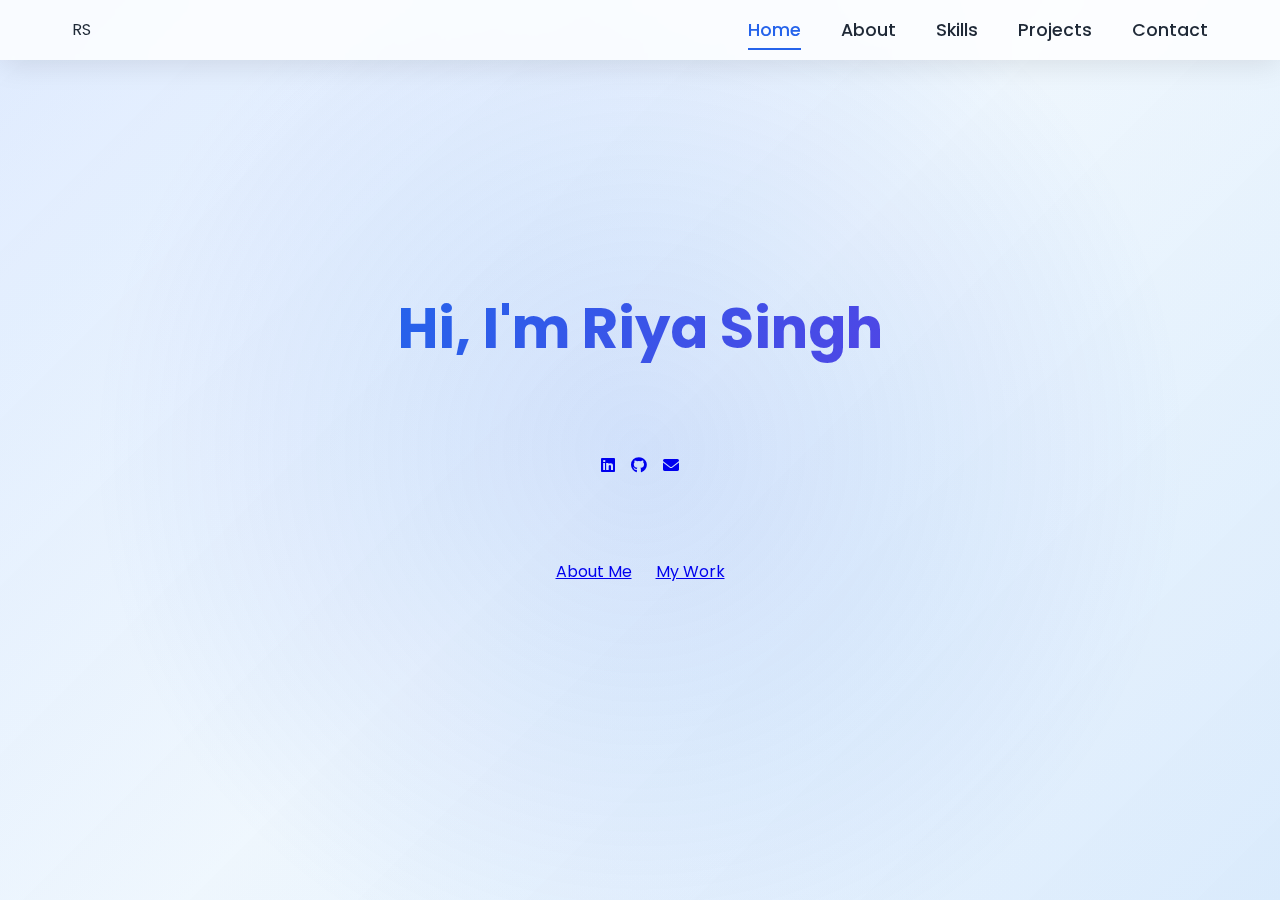
<file: personal-website/index.html>
<!DOCTYPE html>
<html lang="en">
<head>
    <meta charset="UTF-8">
    <meta name="viewport" content="width=device-width, initial-scale=1.0">
    <title>Riya Singh - Portfolio</title>
    <link rel="stylesheet" href="css/style.css">
    <link rel="stylesheet" href="https://cdnjs.cloudflare.com/ajax/libs/font-awesome/6.0.0/css/all.min.css">
    <link href="https://fonts.googleapis.com/css2?family=Poppins:wght@300;400;500;600;700&display=swap" rel="stylesheet">
</head>
<body>
    <nav class="navbar">
        <div class="nav-content">
            <div class="logo">RS</div>
            <ul class="nav-links">
                <li><a href="index.html" class="active">Home</a></li>
                <li><a href="about.html">About</a></li>
                <li><a href="skills.html">Skills</a></li>
                <li><a href="projects.html">Projects</a></li>
                <li><a href="contact.html">Contact</a></li>
            </ul>
        </div>
    </nav>

    <section id="home" class="hero">
        <div class="hero-content">
            <h1 class="fade-in">Hi, I'm <span class="highlight">Riya Singh</span></h1>
            <p class="typing-text slide-up"></p>
            <div class="social-links fade-in-delayed">
                <a href="https://linkedin.com/in/riya-singh-46615a282" target="_blank" class="bounce-hover">
                    <i class="fab fa-linkedin"></i>
                </a>
                <a href="https://github.com/riya-singh2607" target="_blank" class="bounce-hover">
                    <i class="fab fa-github"></i>
                </a>
                <a href="mailto:0702riyasingh@gmail.com" class="bounce-hover">
                    <i class="fas fa-envelope"></i>
                </a>
            </div>
            <div class="cta-buttons fade-in-delayed">
                <a href="about.html" class="btn pulse">About Me</a>
                <a href="projects.html" class="btn pulse">My Work</a>
            </div>
        </div>
    </section>

    <script src="js/main.js"></script>
</body>
</html>
</file>
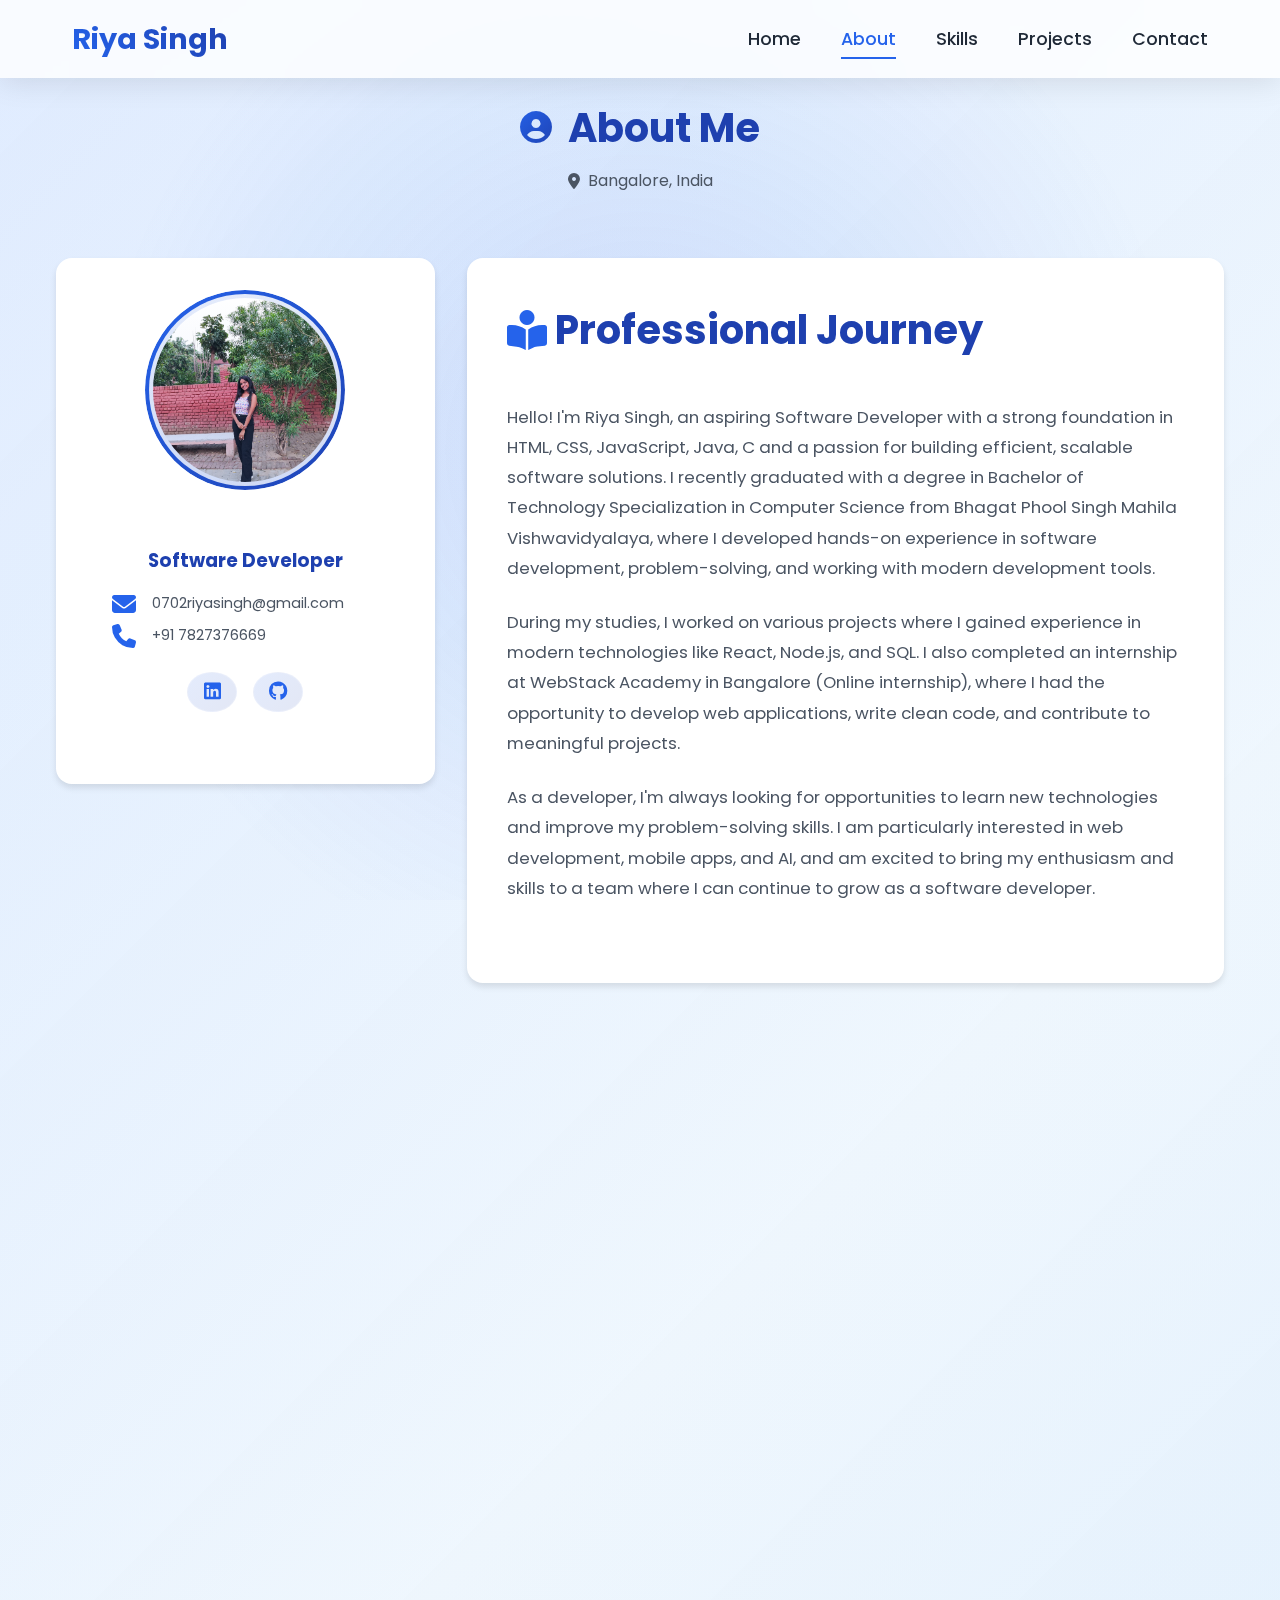
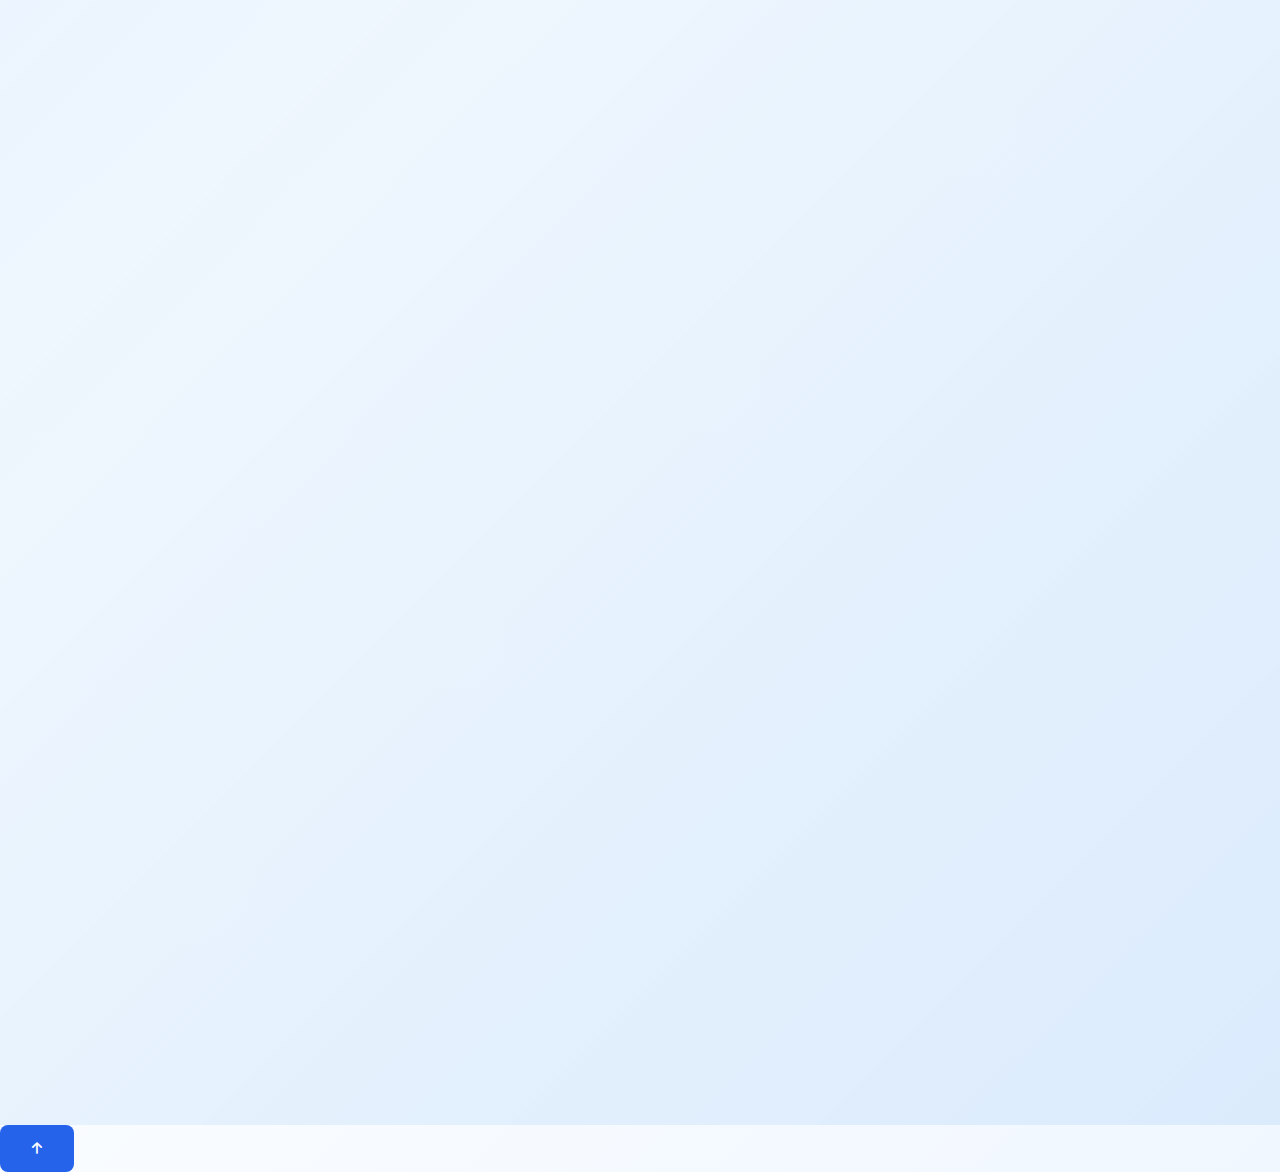
<file: personal-website/about.html>
<!DOCTYPE html>
<html lang="en">
<head>
    <meta charset="UTF-8">
    <meta name="viewport" content="width=device-width, initial-scale=1.0">
    <title>About - Riya Singh</title>
    <link rel="stylesheet" href="css/style.css">
    <link rel="stylesheet" href="https://cdnjs.cloudflare.com/ajax/libs/font-awesome/6.4.0/css/all.min.css">
    <link href="https://fonts.googleapis.com/css2?family=Poppins:wght@300;400;500;600;700&display=swap" rel="stylesheet">
    <link rel="stylesheet" href="https://unpkg.com/aos@next/dist/aos.css" />
</head>
<body>

    <nav class="navbar">
        <div class="nav-content">
            <div class="logo">
                <a href="index.html">Riya Singh</a>
            </div>
            <ul class="nav-links">
                <li><a href="index.html">Home</a></li>
                <li><a href="about.html" class="active">About</a></li>
                <li><a href="skills.html">Skills</a></li>
                <li><a href="projects.html">Projects</a></li>
                <li><a href="contact.html">Contact</a></li>
            </ul>
            <div class="menu-btn">
                <i class="fas fa-bars"></i>
            </div>
        </div>
    </nav>

    <section class="about-page">
        <div class="about-container">

            <div class="about-header" data-aos="fade-down">
                <h1>
                    <span class="title-icon" data-aos="zoom-in" data-aos-delay="200"><i class="fas fa-user-circle"></i></span>
                    About Me
                </h1>
                <div class="location" data-aos="fade-up" data-aos-delay="300">
                    <i class="fas fa-map-marker-alt"></i>
                    <span>Bangalore, India</span>
                </div>
            </div>

            <div class="about-grid">

                <div class="profile-section" data-aos="fade-right">
                    <div class="profile-card">
                        <div class="profile-image" data-aos="zoom-in" data-aos-delay="400">
                            <img src="images/riya phtoto.png" alt="Riya Singh">
                            <div class="image-overlay"></div>
                        </div>
                        <div class="quick-info" data-aos="fade-up" data-aos-delay="500">
                            <h3>Software Developer</h3>
                            <div class="info-item" data-aos="fade-left" data-aos-delay="600">
                                <i class="fas fa-envelope"></i>
                                <a href="mailto:0702riyasingh@gmail.com">0702riyasingh@gmail.com</a>
                            </div>
                            <div class="info-item" data-aos="fade-left" data-aos-delay="700">
                                <i class="fas fa-phone"></i>
                                <a href="tel:+917827376669">+91 7827376669</a>
                            </div>
                            <div class="social-links" data-aos="fade-up" data-aos-delay="800">
                                <a href="https://linkedin.com/in/riya-singh-46615a282" target="_blank" class="social-btn" data-aos="zoom-in" data-aos-delay="900">
                                    <i class="fab fa-linkedin"></i>
                                </a>
                                <a href="https://github.com/riya-singh2607" target="_blank" class="social-btn" data-aos="zoom-in" data-aos-delay="1000">
                                    <i class="fab fa-github"></i>
                                </a>
                            </div>
                        </div>
                    </div>
                </div>

                <div class="bio-section" data-aos="fade-left">
                    <div class="section-card">
                        <h2 data-aos="fade-right" data-aos-delay="300"><i class="fas fa-book-reader"></i> Professional Journey</h2>
                        <div class="bio-content">
                            <p data-aos="fade-up" data-aos-delay="400">Hello! I'm Riya Singh, an aspiring Software Developer with a strong foundation in HTML, CSS, JavaScript, Java, C and a passion for building efficient, scalable software solutions. I recently graduated with a degree in Bachelor of Technology Specialization in Computer Science from Bhagat Phool Singh Mahila Vishwavidyalaya, where I developed hands-on experience in software development, problem-solving, and working with modern development tools.</p>

                            <p data-aos="fade-up" data-aos-delay="500">During my studies, I worked on various projects where I gained experience in modern technologies like React, Node.js, and SQL. I also completed an internship at WebStack Academy in Bangalore (Online internship), where I had the opportunity to develop web applications, write clean code, and contribute to meaningful projects.</p>

                            <p data-aos="fade-up" data-aos-delay="600">As a developer, I'm always looking for opportunities to learn new technologies and improve my problem-solving skills. I am particularly interested in web development, mobile apps, and AI, and am excited to bring my enthusiasm and skills to a team where I can continue to grow as a software developer.</p>
                        </div>
                    </div>
                </div>

                <div class="experience-section" data-aos="fade-up">
                    <div class="section-card">
                        <h2 data-aos="fade-right" data-aos-delay="300"><i class="fas fa-briefcase"></i> Experience & Training</h2>
                        <div class="timeline">
                            <div class="timeline-item" data-aos="fade-left" data-aos-delay="400">
                                <div class="timeline-date" data-aos="fade-right" data-aos-delay="500">
                                    <i class="fas fa-calendar-alt"></i>
                                    July 2024- Present
                                </div>
                                <div class="timeline-content" data-aos="fade-left" data-aos-delay="600">
                                    <div class="timeline-header">
                                        <h3 data-aos="fade-up" data-aos-delay="700"><i class="fas fa-graduation-cap"></i> Professional Training</h3>
                                        <span class="company" data-aos="fade-up" data-aos-delay="800">
                                            <i class="fas fa-building"></i> JSpiders Marathahalli, Bengaluru
                                        </span>
                                    </div>
                                    <div class="course-section">
                                        <div class="course-title" data-aos="fade-up" data-aos-delay="900">
                                            <h4>
                                                <i class="fas fa-book"></i> Java Full Stack Development
                                                <span class="status-badge">In Progress</span>
                                            </h4>
                                        </div>
                                        <div class="skills-grid">
                                            <div class="skill-item" data-aos="zoom-in" data-aos-delay="1000">
                                                <i class="fas fa-database"></i>
                                                <span>Database Management</span>
                                            </div>
                                            <div class="skill-item" data-aos="zoom-in" data-aos-delay="1100">
                                                <i class="fab fa-java"></i>
                                                <span>Core Java</span>
                                            </div>
                                            <div class="skill-item" data-aos="zoom-in" data-aos-delay="1200">
                                                <i class="fas fa-cogs"></i>
                                                <span>J2EE</span>
                                            </div>
                                            <div class="skill-item" data-aos="zoom-in" data-aos-delay="1300">
                                                <i class="fas fa-layer-group"></i>
                                                <span>Frameworks</span>
                                            </div>
                                        </div>
                                    </div>
                                </div>
                            </div>

                            <div class="timeline-item" data-aos="fade-up" data-aos-delay="1400">
                                <div class="timeline-date" data-aos="fade-right" data-aos-delay="1500">
                                    <i class="fas fa-calendar-alt"></i>
                                    August 2023 - October 2023
                                </div>
                                <div class="timeline-content" data-aos="fade-left" data-aos-delay="1600">
                                    <div class="timeline-header">
                                        <h3 data-aos="fade-up" data-aos-delay="1700"><i class="fas fa-laptop-code"></i> Web Development Internship</h3>
                                        <span class="company" data-aos="fade-up" data-aos-delay="1800">
                                            <i class="fas fa-building"></i> WebStack Academy, Bengaluru
                                        </span>
                                    </div>
                                    <div class="achievement-list">
                                        <div class="achievement-item" data-aos="fade-up" data-aos-delay="1900">
                                            <i class="fas fa-check-circle"></i>
                                            <span>Developed responsive web applications with modern UI/UX</span>
                                        </div>
                                        <div class="achievement-item" data-aos="fade-up" data-aos-delay="2000">
                                            <i class="fas fa-check-circle"></i>
                                            <span>Implemented full-stack features using MERN stack</span>
                                        </div>
                                        <div class="achievement-item" data-aos="fade-up" data-aos-delay="2100">
                                            <i class="fas fa-check-circle"></i>
                                            <span>Collaborated with team using version control</span>
                                        </div>
                                    </div>
                                </div>
                            </div>
                        </div>
                    </div>
                </div>

                <div class="education-section" data-aos="fade-up">
                    <div class="section-card">
                        <h2 data-aos="fade-right" data-aos-delay="300">
                            <i class="fas fa-graduation-cap"></i> Education
                        </h2>
                        <div class="timeline">
                            <div class="timeline-item" data-aos="fade-left" data-aos-delay="400">
                                <div class="timeline-date" data-aos="fade-right" data-aos-delay="500">
                                    <i class="fas fa-calendar-alt"></i>
                                    2020 - 2024
                                </div>
                                <div class="timeline-content" data-aos="fade-left" data-aos-delay="600">
                                    <div class="timeline-header">
                                        <h3 data-aos="fade-up" data-aos-delay="700">
                                            Bachelor of Technology in Computer Science
                                        </h3>
                                        <span class="company" data-aos="fade-up" data-aos-delay="800">
                                            <i class="fas fa-university"></i>
                                            Bhagat Phool Singh Mahila Vishwavidyalay,Sonipat (Govt)
                                        </span>
                                    </div>
                                    <div class="education-details">
                                        <div class="achievement-list">
                                            <div class="achievement-item" data-aos="fade-up" data-aos-delay="900">
                                                <i class="fas fa-award"></i>
                                                <span>CGPA: 8.5/10.0</span>
                                            </div>
                                           
                                            <div class="achievement-item" data-aos="fade-up" data-aos-delay="1100">
                                                <i class="fas fa-laptop-code"></i>
                                                <span>Core courses: Data Structures, Algorithms, Database Management, Operating Systems</span>
                                            </div>
                                        </div>
                                    </div>
                                </div>
                            </div>

                            <div class="timeline-item" data-aos="fade-left" data-aos-delay="1200">
                                <div class="timeline-date" data-aos="fade-right" data-aos-delay="1300">
                                    <i class="fas fa-calendar-alt"></i>
                                    2018- 2020
                                </div>
                                <div class="timeline-content" data-aos="fade-left" data-aos-delay="1400">
                                    <div class="timeline-header">
                                        <h3 data-aos="fade-up" data-aos-delay="1500">
                                            Higher Secondary Education (12th  CBSE Board)
                                        </h3>
                                        <span class="company" data-aos="fade-up" data-aos-delay="1600">
                                            <i class="fas fa-school"></i>
                                    Tagore Academy Public School Sec-3, Faridabad
                                        </span>
                                    </div>
                                    <div class="education-details">
                                        <div class="achievement-list">
                                            <div class="achievement-item" data-aos="fade-up" data-aos-delay="1700">
                                                <i class="fas fa-award"></i>
                                                <span>Percentage: 77%</span>
                                            </div>
                                            
                                        </div>
                                    </div>
                                </div>
                            </div>

                            <div class="timeline-item" data-aos="fade-left" data-aos-delay="1900">
                                <div class="timeline-date" data-aos="fade-right" data-aos-delay="2000">
                                    <i class="fas fa-calendar-alt"></i>
                                    2017 - 2018
                                </div>
                                <div class="timeline-content" data-aos="fade-left" data-aos-delay="2100">
                                    <div class="timeline-header">
                                        <h3 data-aos="fade-up" data-aos-delay="2200">
                                            Secondary Education (10th CBSE Board)
                                        </h3>
                                        <span class="company" data-aos="fade-up" data-aos-delay="2300">
                                            <i class="fas fa-school"></i>
                                            Aggarwal Public School sec-3, Faridabad
                                        </span>
                                    </div>
                                    <div class="education-details">
                                        <div class="achievement-list">
                                            <div class="achievement-item" data-aos="fade-up" data-aos-delay="2400">
                                                <i class="fas fa-award"></i>
                                                <span>Percentage:80%</span>
                                            </div>
                                            
                                        </div>
                                    </div>
                                </div>
                            </div>
                        </div>
                    </div>
                </div>
            </div>
        </div>
    </section>

    <script src="js/main.js"></script>
    <script src="https://unpkg.com/aos@next/dist/aos.js"></script>
    <script>
        AOS.init({
            once: false,
            offset: 100,
            easing: 'ease-in-out',
            mirror: true,
            anchorPlacement: 'top-bottom'
        });
    </script>
</body>
</html>
</file>
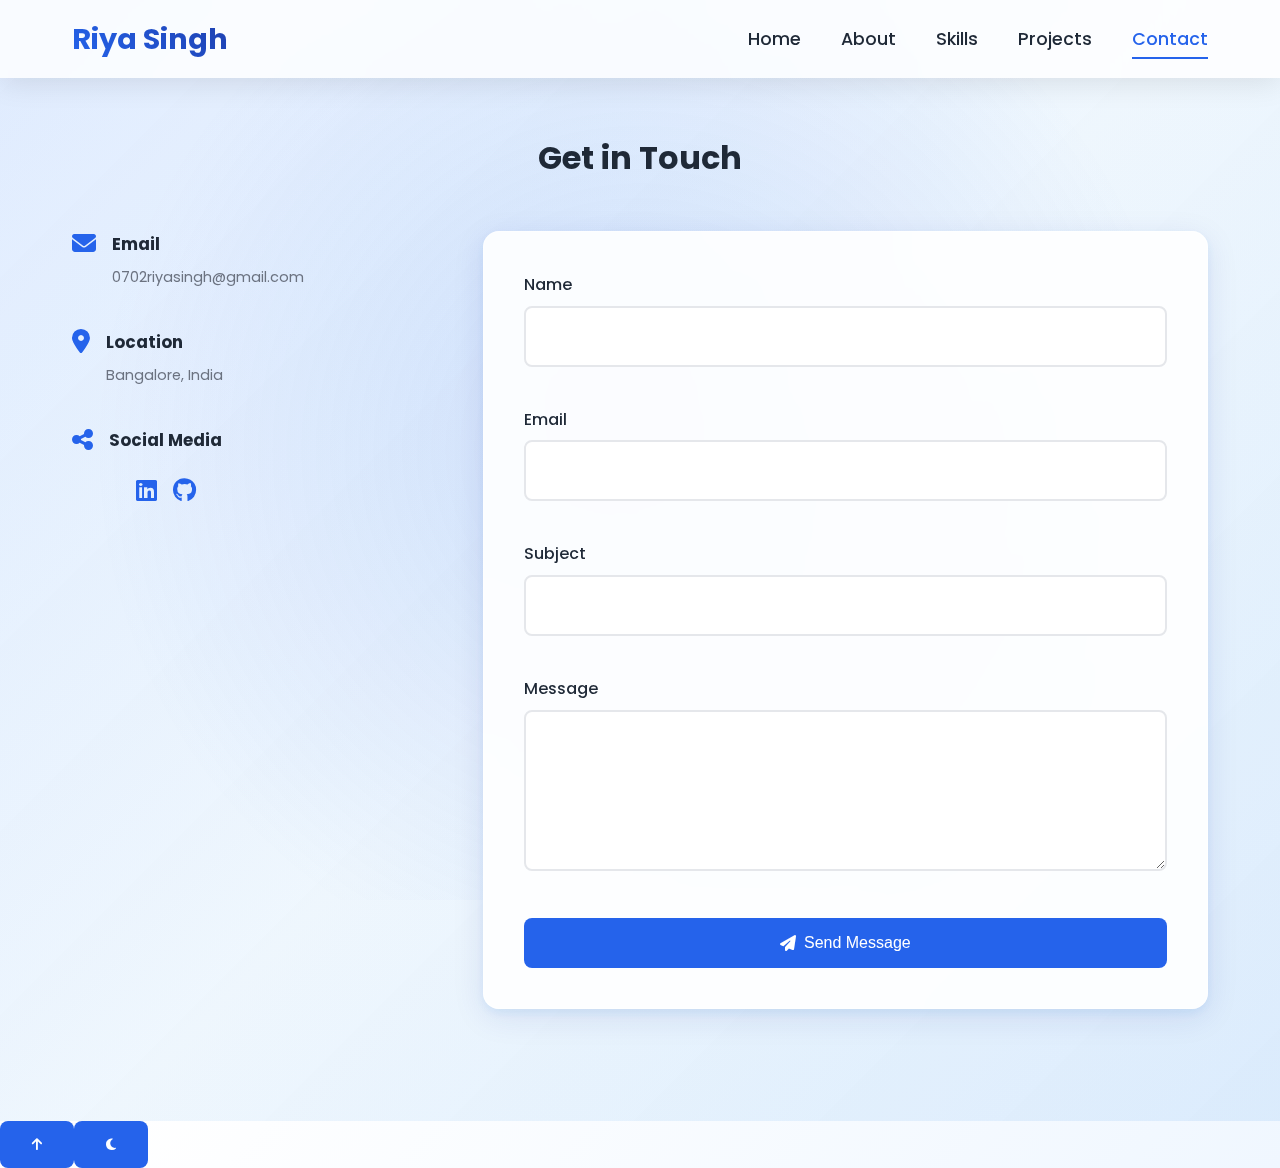
<file: personal-website/contact.html>
<!DOCTYPE html>
<html lang="en">
<head>
    <meta charset="UTF-8">
    <meta name="viewport" content="width=device-width, initial-scale=1.0">
    <title>Contact - Riya Singh</title>
    <link rel="stylesheet" href="css/style.css">
    <link rel="stylesheet" href="https://cdnjs.cloudflare.com/ajax/libs/font-awesome/6.4.0/css/all.min.css">
    <link href="https://fonts.googleapis.com/css2?family=Poppins:wght@300;400;500;600;700&display=swap" rel="stylesheet">
</head>
<body>
    <nav class="navbar">
        <div class="nav-content">
            <div class="logo">
                <a href="index.html">Riya Singh</a>
            </div>
            <ul class="nav-links">
                <li><a href="index.html">Home</a></li>
                <li><a href="about.html">About</a></li>
                <li><a href="skills.html">Skills</a></li>
                <li><a href="projects.html">Projects</a></li>
                <li><a href="contact.html" class="active">Contact</a></li>
            </ul>
            <div class="menu-btn">
                <i class="fas fa-bars"></i>
            </div>
        </div>
    </nav>

    <section class="contact-page">
        <div class="contact-container">
            <h1>Get in Touch</h1>
            
            <div class="contact-grid">
                <!-- Contact Information -->
                <div class="contact-info">
                    <div class="info-item">
                        <i class="fas fa-envelope"></i>
                        <div class="info-content">
                            <h3>Email</h3>
                            <p><a href="mailto:0702riyasingh@gmail.com">0702riyasingh@gmail.com</a></p>
                        </div>
                    </div>
                    <div class="info-item">
                        <i class="fas fa-map-marker-alt"></i>
                        <div class="info-content">
                            <h3>Location</h3>
                            <p>Bangalore, India</p>
                        </div>
                    </div>
                    <div class="info-item">
                        <i class="fas fa-share-alt"></i>
                        <div class="info-content">
                            <h3>Social Media</h3>
                            <div class="social-links">
                                <a href="https://linkedin.com/in/riya-singh-46615a282" target="_blank"><i class="fab fa-linkedin"></i></a>
                                <a href="https://github.com/riya-singh2607" target="_blank"><i class="fab fa-github"></i></a>
                            </div>
                        </div>
                    </div>
                </div>

                <!-- Contact Form -->
                <div class="contact-form">
                    <form id="contact-form" onsubmit="return handleSubmit(event)">
                        <div class="form-group">
                            <label for="name">Name</label>
                            <input type="text" id="name" name="name" required>
                            <div class="error-message">Please enter your name</div>
                        </div>
                        <div class="form-group">
                            <label for="email">Email</label>
                            <input type="email" id="email" name="email" required>
                            <div class="error-message">Please enter a valid email address</div>
                        </div>
                        <div class="form-group">
                            <label for="subject">Subject</label>
                            <input type="text" id="subject" name="subject" required>
                            <div class="error-message">Please enter a subject</div>
                        </div>
                        <div class="form-group">
                            <label for="message">Message</label>
                            <textarea id="message" name="message" rows="5" required></textarea>
                            <div class="error-message">Please enter your message</div>
                        </div>
                        <button type="submit" class="submit-btn">
                            <i class="fas fa-paper-plane"></i> Send Message
                        </button>
                    </form>
                </div>

                <!-- Success Message -->
                <div class="success-message" id="success-message">
                    <i class="fas fa-check-circle"></i>
                    <span>Message sent successfully! I'll get back to you soon.</span>
                </div>
            </div>
        </div>
    </section>



    <script src="js/main.js"></script>
    <script src="js/contact.js"></script>
</body>
</html>
</file>
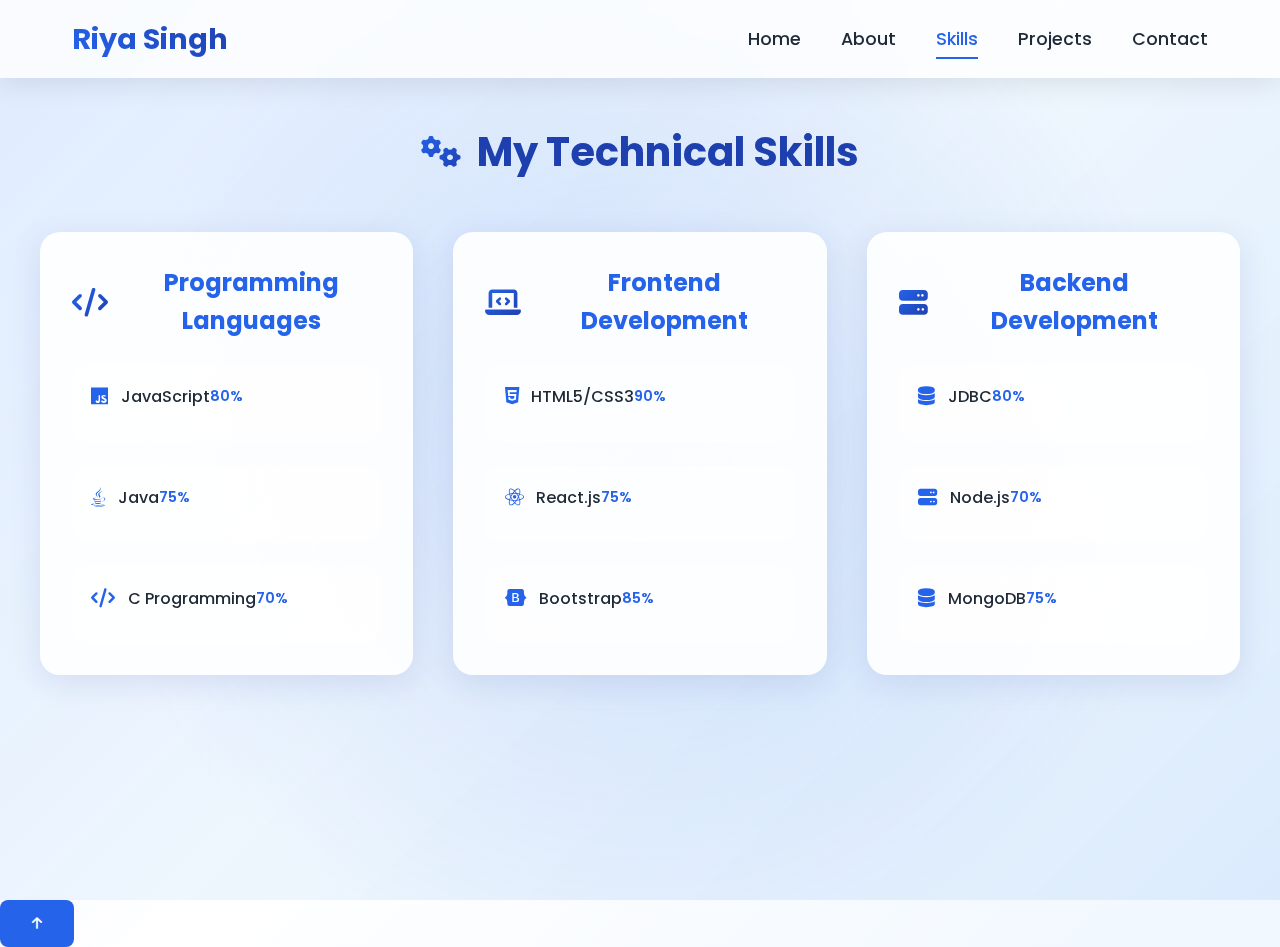
<file: personal-website/skills.html>
<!DOCTYPE html>
<html lang="en">
<head>
    <meta charset="UTF-8">
    <meta name="viewport" content="width=device-width, initial-scale=1.0">
    <title>Skills - Riya Singh</title>
    <link rel="stylesheet" href="css/style.css">
    <link rel="stylesheet" href="https://cdnjs.cloudflare.com/ajax/libs/font-awesome/6.4.0/css/all.min.css">
    <link href="https://fonts.googleapis.com/css2?family=Poppins:wght@300;400;500;600;700&display=swap" rel="stylesheet">
    <link rel="stylesheet" href="https://unpkg.com/aos@next/dist/aos.css" />
</head>
<body>
    <nav class="navbar">
        <div class="nav-content">
            <div class="logo">
                <a href="index.html">Riya Singh</a>
            </div>
            <ul class="nav-links">
                <li><a href="index.html">Home</a></li>
                <li><a href="about.html">About</a></li>
                <li><a href="skills.html" class="active">Skills</a></li>
                <li><a href="#projects">Projects</a></li>
                <li><a href="#contact">Contact</a></li>
            </ul>
            <div class="menu-btn">
                <i class="fas fa-bars"></i>
            </div>
        </div>
    </nav>

    <section class="skills-page">
        <div class="skills-container">
            <h1 class="section-title">
                <span class="title-icon"><i class="fas fa-cogs"></i></span>
                My Technical Skills
            </h1>
            
            <div class="skills-grid">
                <!-- Programming Languages -->
                <div class="skill-category" data-aos="fade-up">
                    <h2><i class="fas fa-code"></i> Programming Languages</h2>
                    <div class="skill-items">
                        <div class="skill-item" data-aos="fade-right" data-aos-delay="100">
                            <div class="skill-info">
                                <div class="skill-name">
                                    <i class="fab fa-js"></i>
                                    <span>JavaScript</span>
                                </div>
                                <span class="percentage">80%</span>
                            </div>
                            <div class="progress-bar">
                                <div class="progress" style="width: 80%" data-value="80"></div>
                            </div>
                        </div>
                        <div class="skill-item" data-aos="fade-right" data-aos-delay="200">
                            <div class="skill-info">
                                <div class="skill-name">
                                    <i class="fab fa-java"></i>
                                    <span>Java</span>
                                </div>
                                <span class="percentage">75%</span>
                            </div>
                            <div class="progress-bar">
                                <div class="progress" style="width: 75%" data-value="75"></div>
                            </div>
                        </div>
                        <div class="skill-item" data-aos="fade-right" data-aos-delay="300">
                            <div class="skill-info">
                                <div class="skill-name">
                                    <i class="fas fa-code"></i>
                                    <span>C Programming</span>
                                </div>
                                <span class="percentage">70%</span>
                            </div>
                            <div class="progress-bar">
                                <div class="progress" style="width: 70%" data-value="70"></div>
                            </div>
                        </div>
                    </div>
                </div>

                <!-- Frontend Development -->
                <div class="skill-category" data-aos="fade-up" data-aos-delay="200">
                    <h2><i class="fas fa-laptop-code"></i> Frontend Development</h2>
                    <div class="skill-items">
                        <div class="skill-item" data-aos="fade-right" data-aos-delay="100">
                            <div class="skill-info">
                                <div class="skill-name">
                                    <i class="fab fa-html5"></i>
                                    <span>HTML5/CSS3</span>
                                </div>
                                <span class="percentage">90%</span>
                            </div>
                            <div class="progress-bar">
                                <div class="progress" style="width: 90%" data-value="90"></div>
                            </div>
                        </div>
                        <div class="skill-item" data-aos="fade-right" data-aos-delay="200">
                            <div class="skill-info">
                                <div class="skill-name">
                                    <i class="fab fa-react"></i>
                                    <span>React.js</span>
                                </div>
                                <span class="percentage">75%</span>
                            </div>
                            <div class="progress-bar">
                                <div class="progress" style="width: 75%" data-value="75"></div>
                            </div>
                        </div>
                        <div class="skill-item" data-aos="fade-right" data-aos-delay="300">
                            <div class="skill-info">
                                <div class="skill-name">
                                    <i class="fab fa-bootstrap"></i>
                                    <span>Bootstrap</span>
                                </div>
                                <span class="percentage">85%</span>
                            </div>
                            <div class="progress-bar">
                                <div class="progress" style="width: 85%" data-value="85"></div>
                            </div>
                        </div>
                    </div>
                </div>

                <!-- Backend Development -->
                <div class="skill-category" data-aos="fade-up" data-aos-delay="400">
                    <h2><i class="fas fa-server"></i> Backend Development</h2>
                    <div class="skill-items">
                        <div class="skill-item" data-aos="fade-right" data-aos-delay="100">
                            <div class="skill-info">
                                <div class="skill-name">
                                    <i class="fas fa-database"></i>
                                    <span>JDBC</span>
                                </div>
                                <span class="percentage">80%</span>
                            </div>
                            <div class="progress-bar">
                                <div class="progress" style="width: 80%" data-value="80"></div>
                            </div>
                        </div>
                        <div class="skill-item" data-aos="fade-right" data-aos-delay="200">
                            <div class="skill-info">
                                <div class="skill-name">
                                    <i class="fas fa-server"></i>
                                    <span>Node.js</span>
                                </div>
                                <span class="percentage">70%</span>
                            </div>
                            <div class="progress-bar">
                                <div class="progress" style="width: 70%" data-value="70"></div>
                            </div>
                        </div>
                        <div class="skill-item" data-aos="fade-right" data-aos-delay="300">
                            <div class="skill-info">
                                <div class="skill-name">
                                    <i class="fas fa-database"></i>
                                    <span>MongoDB</span>
                                </div>
                                <span class="percentage">75%</span>
                            </div>
                            <div class="progress-bar">
                                <div class="progress" style="width: 75%" data-value="75"></div>
                            </div>
                        </div>
                    </div>
                </div>
            </div>
        </div>
    </section>

    <script src="https://unpkg.com/aos@next/dist/aos.js"></script>
    <script src="js/main.js"></script>
    <script>
        // Initialize AOS
        AOS.init({
            duration: 800,
            once: true
        });

        // Animate progress bars
        document.addEventListener('DOMContentLoaded', function() {
            const progressBars = document.querySelectorAll('.progress');
            progressBars.forEach(progress => {
                const value = progress.getAttribute('data-value');
                progress.style.width = '0%';
                setTimeout(() => {
                    progress.style.width = value + '%';
                }, 500);
            });
        });
    </script>
</body>
</html>
</file>
<file: personal-website/css/style.css>
:root {
    --primary-color: #2563eb;
    --secondary-color: #1e40af;
    --text-color: #1f2937;
    --light-text: #6b7280;
    --background: #ffffff;
    --section-bg: #f3f4f6;
}

* {
    margin: 0;
    padding: 0;
    box-sizing: border-box;
    scroll-behavior: smooth;
}

body {
    font-family: 'Poppins', sans-serif;
    line-height: 1.6;
    color: var(--text-color);
    position: relative;
    overflow-x: hidden;
    background: linear-gradient(135deg, #e8f0ff 0%, #ffffff 50%, #f0f7ff 100%);
}

body::before {
    content: '';
    position: fixed;
    top: 0;
    left: 0;
    width: 100%;
    height: 100%;
    background: radial-gradient(circle at 50% 50%, rgba(37, 99, 235, 0.15) 0%, transparent 70%);
    pointer-events: none;
    z-index: -1;
}

/* Navbar Styles */
.navbar {
    position: fixed;
    width: 100%;
    background: rgba(255, 255, 255, 0.8);
    backdrop-filter: blur(10px);
    box-shadow: 0 4px 30px rgba(0, 0, 0, 0.1);
    z-index: 1000;
    transition: all 0.3s ease;
}

.navbar.scrolled {
    background: rgba(255, 255, 255, 0.95);
    padding: 0.5rem 0;
}

.nav-content {
    max-width: 1200px;
    margin: 0 auto;
    padding: 1rem 2rem;
    display: flex;
    justify-content: space-between;
    align-items: center;
}

.logo a {
    font-size: 1.8rem;
    font-weight: 700;
    background: linear-gradient(45deg, var(--primary-color), var(--secondary-color));
    -webkit-background-clip: text;
    -webkit-text-fill-color: transparent;
    text-decoration: none;
    transition: all 0.3s ease;
}

.logo a:hover {
    filter: brightness(1.2);
    transform: scale(1.05);
}

.nav-links {
    display: flex;
    list-style: none;
    gap: 2.5rem;
}

.nav-links a {
    text-decoration: none;
    color: var(--text-color);
    font-weight: 500;
    font-size: 1.1rem;
    padding: 0.5rem 0;
    position: relative;
    transition: color 0.3s ease;
}

.nav-links a::after {
    content: '';
    position: absolute;
    bottom: 0;
    left: 0;
    width: 0;
    height: 2px;
    background: var(--primary-color);
    transition: width 0.3s ease;
}

.nav-links a:hover {
    color: var(--primary-color);
}

.nav-links a:hover::after {
    width: 100%;
}

.nav-links a.active {
    color: var(--primary-color);
}

.nav-links a.active::after {
    width: 100%;
}

.menu-btn {
    display: none;
    cursor: pointer;
}

/* Hero Section */
.hero {
    min-height: 100vh;
    display: flex;
    flex-direction: column;
    align-items: center;
    justify-content: center;
    background: linear-gradient(-45deg, #ffffff, #e3f2fd, #bbdefb, #90caf9);
    background-size: 400% 400%;
    animation: gradientBG 15s ease infinite;
    position: relative;
    text-align: center;
    padding: 2rem;
}

.hero-content {
    max-width: 800px;
    margin: 0 auto;
    display: flex;
    flex-direction: column;
    align-items: center;
    gap: 1.5rem;
    padding: 2rem;
}

/* Profile Image */
.profile-container {
    width: 200px;
    height: 200px;
    border-radius: 50%;
    overflow: hidden;
    border: 3px solid var(--primary-color);
    animation: float 6s ease-in-out infinite;
}

.profile-img {
    width: 100%;
    height: 100%;
    object-fit: cover;
    transition: transform 0.5s ease;
}

.profile-container:hover .profile-img {
    transform: scale(1.1);
}

/* Heading */
.hero-content h1 {
    font-size: 3.5rem;
    font-weight: 700;
    background: linear-gradient(120deg, var(--primary-color), #4f46e5);
    -webkit-background-clip: text;
    -webkit-text-fill-color: transparent;
    margin: 0.5rem 0;
}

/* Social Links */
.social-links {
    display: flex;
    gap: 2rem;
    margin: 1rem 0;
}

.social-icon {
    font-size: 1.8rem;
    color: var(--primary-color);
    transition: all 0.3s ease;
}

.social-icon:hover {
    color: var(--secondary-color);
    transform: translateY(-5px);
}

/* CTA Buttons */
.cta-container {
    display: flex;
    gap: 1.5rem;
    margin-top: 1rem;
}

.cta-button {
    padding: 0.8rem 2rem;
    border: 2px solid var(--primary-color);
    border-radius: 30px;
    color: var(--primary-color);
    font-weight: 500;
    text-decoration: none;
    transition: all 0.3s ease;
    position: relative;
    overflow: hidden;
    z-index: 1;
}

.cta-button::before {
    content: '';
    position: absolute;
    top: 0;
    left: 0;
    width: 0;
    height: 100%;
    background: var(--primary-color);
    transition: width 0.3s ease;
    z-index: -1;
}

.cta-button:hover {
    color: white;
}

.cta-button:hover::before {
    width: 100%;
}

/* Scroll Indicator */
.scroll-indicator {
    position: absolute;
    bottom: 2rem;
    left: 50%;
    transform: translateX(-50%);
    display: flex;
    flex-direction: column;
    align-items: center;
    gap: 1rem;
    opacity: 0.7;
}

.mouse {
    width: 30px;
    height: 50px;
    border: 2px solid var(--primary-color);
    border-radius: 15px;
    position: relative;
}

.mouse::before {
    content: '';
    width: 4px;
    height: 8px;
    background: var(--primary-color);
    position: absolute;
    top: 8px;
    left: 50%;
    transform: translateX(-50%);
    border-radius: 2px;
    animation: scrollMouse 2s infinite;
}

/* Animations */
@keyframes float {
    0%, 100% { transform: translateY(0); }
    50% { transform: translateY(-20px); }
}

@keyframes scrollMouse {
    0% { transform: translate(-50%, 0); opacity: 1; }
    100% { transform: translate(-50%, 20px); opacity: 0; }
}

.animate-slide {
    animation: slideIn 1s ease forwards;
    opacity: 0;
    transform: translateY(30px);
}

.animate-fade {
    animation: fadeIn 1s ease forwards;
    opacity: 0;
}

@keyframes slideIn {
    to {
        opacity: 1;
        transform: translateY(0);
    }
}

@keyframes fadeIn {
    to {
        opacity: 1;
    }
}

/* Responsive Design */
@media (max-width: 768px) {
    .hero-content h1 {
        font-size: 2.5rem;
    }
    
    .profile-container {
        width: 150px;
        height: 150px;
    }
    
    .cta-container {
        flex-direction: column;
    }
}

/* Hero Intro Styles */
.hero-intro {
    text-align: center;
    margin: 2rem 0;
}

.tagline {
    font-size: 1.4rem;
    color: var(--text-color);
    margin-bottom: 1.5rem;
    font-weight: 500;
}

.social-links {
    display: flex;
    justify-content: center;
    gap: 1.5rem;
    margin-top: 1.5rem;
}

.social-btn {
    display: flex;
    align-items: center;
    gap: 0.5rem;
    padding: 0.8rem 1.5rem;
    border-radius: 25px;
    text-decoration: none;
    color: var(--text-color);
    background: rgba(255, 255, 255, 0.1);
    backdrop-filter: blur(10px);
    border: 1px solid rgba(255, 255, 255, 0.2);
    transition: all 0.3s ease;
}

.social-btn:hover {
    background: var(--primary-color);
    color: white;
    transform: translateY(-3px);
}

.social-btn i {
    font-size: 1.2rem;
}

/* CTA Buttons */
.cta-buttons {
    display: flex;
    gap: 1.5rem;
    margin: 2.5rem 0;
    justify-content: center;
}

.glow-btn {
    padding: 1rem 2rem;
    border-radius: 30px;
    background: var(--primary-color);
    color: white;
    text-decoration: none;
    font-weight: 500;
    display: flex;
    align-items: center;
    gap: 0.5rem;
    transition: all 0.3s ease;
    box-shadow: 0 0 20px rgba(37, 99, 235, 0.3);
}

.glow-btn:hover {
    transform: translateY(-3px);
    box-shadow: 0 0 30px rgba(37, 99, 235, 0.5);
}

.outline-btn {
    padding: 1rem 2rem;
    border-radius: 30px;
    border: 2px solid var(--primary-color);
    color: var(--primary-color);
    text-decoration: none;
    font-weight: 500;
    display: flex;
    align-items: center;
    gap: 0.5rem;
    transition: all 0.3s ease;
}

.outline-btn:hover {
    background: var(--primary-color);
    color: white;
    transform: translateY(-3px);
}

/* Tech Stack */
.tech-stack {
    margin: 3rem 0;
    text-align: center;
}

.tech-title {
    font-size: 1.2rem;
    color: var(--text-color);
    margin-bottom: 1.5rem;
    font-weight: 500;
}

.tech-icons {
    display: flex;
    justify-content: center;
    gap: 2rem;
    flex-wrap: wrap;
    max-width: 800px;
    margin: 0 auto;
}

.tech-icon {
    display: flex;
    flex-direction: column;
    align-items: center;
    gap: 0.5rem;
    transition: all 0.3s ease;
}

.tech-icon i {
    font-size: 2rem;
    color: var(--primary-color);
}

.tech-icon span {
    font-size: 0.9rem;
    color: var(--text-color);
}

.tech-icon:hover {
    transform: translateY(-5px);
}

.tech-icon:hover i {
    color: var(--secondary-color);
}

/* Animations */
@keyframes gradientBG {
    0% { background-position: 0% 50%; }
    50% { background-position: 100% 50%; }
    100% { background-position: 0% 50%; }
}

@keyframes gradientText {
    0% {
        background-position: 0% 50%;
        filter: hue-rotate(0deg);
    }
    50% {
        background-position: 100% 50%;
        filter: hue-rotate(30deg);
    }
    100% {
        background-position: 0% 50%;
        filter: hue-rotate(0deg);
    }
}

@keyframes fadeInUp {
    from {
        opacity: 0;
        transform: translateY(20px);
    }
    to {
        opacity: 1;
        transform: translateY(0);
    }
}

@keyframes float {
    0% {
        transform: translateY(0) scale(1);
        opacity: 0.3;
    }
    50% {
        transform: translateY(-800px) scale(1.5);
        opacity: 0;
    }
    100% {
        transform: translateY(-800px) scale(1.5);
        opacity: 0;
    }
}

@keyframes bounce {
    0%, 20%, 50%, 80%, 100% {
        transform: translateY(0);
    }
    40% {
        transform: translateY(-10px);
    }
    60% {
        transform: translateY(-5px);
    }
}

/* Section Styles */
section {
    padding: 5rem 2rem;
    position: relative;
    z-index: 1;
    transition: transform 0.3s ease-out;
}

section:nth-child(even) {
    background: linear-gradient(
        135deg,
        rgba(66, 165, 245, 0.05) 0%,
        rgba(30, 136, 229, 0.1) 100%
    );
}

section:hover {
    transform: translateY(-5px);
}

h2 {
    text-align: center;
    font-size: 2.5rem;
    margin-bottom: 3rem;
    color: var(--text-color);
}

/* About Section */
.about-content {
    max-width: 800px;
    margin: 0 auto;
    text-align: center;
    background: rgba(255, 255, 255, 0.9);
    backdrop-filter: blur(10px);
    border: 1px solid rgba(255, 255, 255, 0.5);
    box-shadow: 
        0 8px 32px rgba(31, 38, 135, 0.1),
        0 4px 8px rgba(66, 165, 245, 0.1);
}

/* Skills Section */
.skills-content {
    display: flex;
    flex-wrap: wrap;
    justify-content: center;
    gap: 2rem;
    max-width: 1200px;
    margin: 0 auto;
}

/* Projects Section */
.projects-grid {
    display: grid;
    grid-template-columns: repeat(auto-fit, minmax(300px, 1fr));
    gap: 2rem;
    max-width: 1200px;
    margin: 0 auto;
}

/* Project Image Hover Effects */
.project-image {
    position: relative;
    overflow: hidden;
    border-radius: 0.5rem;
    transition: transform 0.3s cubic-bezier(0.34, 1.56, 0.64, 1);
}

.project-image img {
    width: 100%;
    height: 100%;
    object-fit: cover;
    transition: all 0.5s cubic-bezier(0.34, 1.56, 0.64, 1);
}

.project-image::before {
    content: '';
    position: absolute;
    top: 0;
    left: 0;
    width: 100%;
    height: 100%;
    background: linear-gradient(to bottom, rgba(37, 99, 235, 0), rgba(37, 99, 235, 0.8));
    opacity: 0;
    transition: opacity 0.3s ease;
    z-index: 1;
}

.project-card:hover .project-image {
    transform: translateY(-5px);
}

.project-card:hover .project-image img {
    transform: scale(1.05);
}

.project-card:hover .project-image::before {
    opacity: 1;
}

/* Add shine effect */
.project-image::after {
    content: '';
    position: absolute;
    top: -50%;
    left: -60%;
    width: 20%;
    height: 200%;
    background: rgba(255, 255, 255, 0.2);
    transform: rotate(35deg);
    transition: all 0.6s cubic-bezier(0.34, 1.56, 0.64, 1);
    z-index: 2;
}

.project-card:hover .project-image::after {
    left: 130%;
}

/* Contact Section */
.contact-content {
    max-width: 600px;
    margin: 0 auto;
}

form {
    display: flex;
    flex-direction: column;
    gap: 1rem;
}

input, textarea {
    padding: 1rem;
    border: 1px solid #e5e7eb;
    border-radius: 0.5rem;
    font-family: inherit;
}

textarea {
    min-height: 150px;
    resize: vertical;
}

button {
    background-color: var(--primary-color);
    color: white;
    padding: 1rem 2rem;
    border: none;
    border-radius: 0.5rem;
    cursor: pointer;
    font-weight: 500;
    transition: background-color 0.3s ease;
}

button:hover {
    background-color: var(--secondary-color);
}

/* Footer */
footer {
    text-align: center;
    padding: 2rem;
    background-color: var(--text-color);
    color: white;
}

/* About Page Specific Styles */
.about-page {
    padding: 6rem 2rem;
    background: linear-gradient(135deg, #f8fafc 0%, #e2e8f0 100%);
    min-height: 100vh;
}

.about-container {
    max-width: 1200px;
    margin: 0 auto;
}

.about-header {
    text-align: center;
    margin-bottom: 3rem;
}

.about-header h1 {
    color: #1e40af;
    font-size: 2.5rem;
    display: flex;
    align-items: center;
    justify-content: center;
    gap: 1rem;
}

.title-icon {
    background: linear-gradient(135deg, #2563eb, #1e40af);
    -webkit-background-clip: text;
    -webkit-text-fill-color: transparent;
    font-size: 2rem;
}

.location {
    display: flex;
    align-items: center;
    justify-content: center;
    gap: 0.5rem;
    color: #4b5563;
    margin-top: 0.5rem;
}

.about-grid {
    display: grid;
    grid-template-columns: 1fr 2fr;
    gap: 2rem;
    padding: 1rem;
}

.profile-card {
    background: white;
    border-radius: 1rem;
    overflow: hidden;
    box-shadow: 0 4px 6px rgba(0, 0, 0, 0.1);
    transition: transform 0.3s ease;
    padding: 2rem;
    text-align: center;
}

.profile-card:hover {
    transform: translateY(-5px);
}

.profile-image {
    position: relative;
    width: 200px;
    height: 200px;
    margin: 0 auto 2rem;
    border-radius: 50%;
    padding: 0.5rem;
    background: linear-gradient(135deg, #2563eb20, #1e40af20);
}

.profile-image::before {
    content: '';
    position: absolute;
    top: 0;
    left: 0;
    right: 0;
    bottom: 0;
    border-radius: 50%;
    padding: 4px;
    background: linear-gradient(135deg, #2563eb, #1e40af);
    -webkit-mask: 
        linear-gradient(#fff 0 0) content-box, 
        linear-gradient(#fff 0 0);
    -webkit-mask-composite: xor;
    mask-composite: exclude;
}

.profile-image img {
    width: 100%;
    height: 100%;
    object-fit: cover;
    border-radius: 50%;
    transition: transform 0.5s ease;
}

.profile-card:hover .profile-image img {
    transform: scale(1.1);
}

.image-overlay {
    position: absolute;
    top: 0;
    left: 0;
    right: 0;
    bottom: 0;
    border-radius: 50%;
    background: linear-gradient(to bottom, transparent, rgba(37, 99, 235, 0.1));
}

.quick-info {
    padding: 1.5rem;
}

.quick-info h3 {
    color: #1e40af;
    margin-bottom: 1rem;
}

.info-item {
    display: flex;
    align-items: center;
    gap: 0.35rem;
    margin-bottom: 0.5rem;
    font-size: 0.9rem;
}

.info-item i {
    color: #2563eb;
    font-size: 0.9rem;
}

.info-item a {
    color: #4b5563;
    text-decoration: none;
    transition: color 0.3s ease;
}

.info-item a:hover {
    color: #2563eb;
}

.social-links {
    display: flex;
    justify-content: center;
    gap: 1rem;
    margin-top: 1.5rem;
}

.social-btn {
    display: inline-flex;
    align-items: center;
    justify-content: center;
    width: 2.5rem;
    height: 2.5rem;
    background: linear-gradient(135deg, #2563eb20, #1e40af20);
    color: #2563eb;
    border-radius: 50%;
    transition: all 0.3s ease;
}

.social-btn:hover {
    background: linear-gradient(135deg, #2563eb, #1e40af);
    color: white;
    transform: translateY(-2px);
}

.social-btn i {
    font-size: 1.2rem;
}

.section-card {
    background: white;
    border-radius: 1rem;
    padding: 2rem;
    box-shadow: 0 4px 6px rgba(0, 0, 0, 0.1);
    height: 100%;
}

.section-card h2 {
    color: #1e40af;
    margin-bottom: 1.5rem;
    display: flex;
    align-items: center;
    gap: 0.5rem;
}

.section-card h2 i {
    color: #2563eb;
}

.bio-content p {
    color: #4b5563;
    line-height: 1.8;
    margin-bottom: 1.5rem;
}

.timeline {
    position: relative;
    padding-left: 2rem;
}

.timeline::before {
    content: '';
    position: absolute;
    left: 0;
    top: 0;
    bottom: 0;
    width: 2px;
    background: linear-gradient(to bottom, #2563eb, #1e40af);
}

.timeline-item {
    position: relative;
    padding-bottom: 2rem;
}

.timeline-item::before {
    content: '';
    position: absolute;
    left: -2rem;
    top: 0;
    width: 1rem;
    height: 1rem;
    border-radius: 50%;
    background: linear-gradient(135deg, #2563eb, #1e40af);
    border: 2px solid white;
}

.timeline-date {
    color: #4b5563;
    margin-bottom: 0.5rem;
    display: flex;
    align-items: center;
    gap: 0.5rem;
}

.timeline-content {
    background: #f8fafc;
    border-radius: 0.5rem;
    padding: 1.5rem;
    margin-top: 1rem;
}

.timeline-header {
    margin-bottom: 1rem;
}

.timeline-header h3 {
    color: #1e40af;
    display: flex;
    align-items: center;
    gap: 0.5rem;
    margin-bottom: 0.5rem;
}

.company {
    color: #4b5563;
    display: flex;
    align-items: center;
    gap: 0.5rem;
}

.course-title {
    display: flex;
    align-items: center;
    gap: 1rem;
    margin-bottom: 1rem;
}

.course-title h4 {
    color: #2563eb;
    display: flex;
    align-items: center;
    gap: 0.5rem;
}

.status-badge {
    background: linear-gradient(135deg, #2563eb20, #1e40af20);
    color: #2563eb;
    padding: 0.25rem 0.75rem;
    border-radius: 1rem;
    font-size: 0.875rem;
}

.skills-grid {
    display: grid;
    grid-template-columns: repeat(auto-fit, minmax(150px, 1fr));
    gap: 1rem;
    margin-top: 1rem;
}

.skill-item {
    background: white;
    padding: 1rem;
    border-radius: 0.5rem;
    display: flex;
    align-items: center;
    gap: 0.5rem;
    transition: transform 0.3s ease;
}

.skill-item:hover {
    transform: translateY(-2px);
}

.skill-item i {
    color: #2563eb;
}

.achievement-list {
    display: flex;
    flex-direction: column;
    gap: 0.75rem;
}

.achievement-item {
    display: flex;
    align-items: flex-start;
    gap: 0.5rem;
}

.achievement-item i {
    color: #2563eb;
    margin-top: 0.25rem;
}

.bio-section {
    flex: 1;
    min-width: 70%;
}

.section-card {
    background: white;
    border-radius: 1rem;
    padding: 2.5rem;
    box-shadow: 0 4px 6px rgba(0, 0, 0, 0.1);
    height: 100%;
    max-width: 1000px;
    margin: 0 auto;
}

.bio-content {
    max-width: 900px;
    margin: 0 auto;
    padding: 1rem 0;
}

.bio-content p {
    color: #4b5563;
    line-height: 1.8;
    margin-bottom: 1.5rem;
    font-size: 1.05rem;
}

.about-grid {
    display: grid;
    grid-template-columns: minmax(300px, 1fr) minmax(600px, 2fr);
    gap: 2rem;
    padding: 1rem;
}

@media (max-width: 768px) {
    .about-page {
        padding: 4rem 1rem;
    }

    .about-grid {
        grid-template-columns: 1fr;
    }

    .section-card {
        padding: 1.5rem;
    }
}

/* Experience Section Styles */
.experience-section {
    padding: 2rem;
    background: #ffffff;
    border-radius: 10px;
    box-shadow: 0 2px 10px rgba(0, 0, 0, 0.05);
    width: 100%;
    max-width: 800px;
    margin: 0 auto;
}

.experience-section h2 {
    color: var(--text-color);
    margin-bottom: 2rem;
    display: flex;
    align-items: center;
    gap: 0.5rem;
    font-size: 1.8rem;
}

.timeline {
    position: relative;
    padding: 1rem 0;
}

.timeline::before {
    content: '';
    position: absolute;
    left: 0;
    top: 0;
    height: 100%;
    width: 2px;
    background: #e5e7eb;
}

.timeline-item {
    position: relative;
    padding-left: 2rem;
    margin-bottom: 2rem;
}

.timeline-date {
    font-size: 0.9rem;
    color: var(--light-text);
    margin-bottom: 0.5rem;
}

.timeline-content {
    background: #f9fafb;
    padding: 1.5rem;
    border-radius: 8px;
}

.timeline-header h3 {
    font-size: 1.2rem;
    color: var(--text-color);
    margin-bottom: 0.5rem;
}

.company {
    color: var(--light-text);
    font-size: 0.9rem;
}

@media (max-width: 768px) {
    .timeline-item {
        padding-left: 2rem;
    }
    
    .skills-grid {
        grid-template-columns: repeat(auto-fit, minmax(120px, 1fr));
    }
    
    .timeline-content {
        padding: 1.2rem;
    }
}

/* Responsive Design */
@media (max-width: 768px) {
    .nav-links {
        display: none;
    }

    .menu-btn {
        display: block;
    }

    .hero h1 {
        font-size: 2.5rem;
    }

    .typing-text {
        font-size: 1.2rem;
    }
}

/* Skills Page Specific Styles */
.skills-page {
    min-height: 100vh;
    padding: 120px 2rem 4rem;
    background: linear-gradient(135deg, #f3f4f6 0%, #ffffff 50%, #f0f7ff 100%);
}

.skills-container {
    max-width: 1200px;
    margin: 0 auto;
}

.section-title {
    text-align: center;
    margin-bottom: 3rem;
    color: var(--primary-color);
    font-size: 2.5rem;
    display: flex;
    align-items: center;
    justify-content: center;
    gap: 1rem;
}

.title-icon {
    background: linear-gradient(135deg, var(--primary-color), var(--secondary-color));
    -webkit-background-clip: text;
    -webkit-text-fill-color: transparent;
    font-size: 2.8rem;
}

.skills-grid {
    display: grid;
    grid-template-columns: 1fr;
    gap: 2.5rem;
}

.skill-category {
    background: rgba(255, 255, 255, 0.9);
    border-radius: 20px;
    padding: 2rem;
    box-shadow: 0 8px 32px rgba(31, 38, 135, 0.1);
    transition: transform 0.3s ease;
}

.skill-category:hover {
    transform: translateY(-5px);
}

.skill-category h2 {
    color: var(--primary-color);
    margin-bottom: 1.5rem;
    display: flex;
    align-items: center;
    gap: 0.8rem;
    font-size: 1.5rem;
}

.skill-category h2 i {
    font-size: 1.8rem;
    background: linear-gradient(135deg, var(--primary-color), var(--secondary-color));
    -webkit-background-clip: text;
    -webkit-text-fill-color: transparent;
}

.skill-items {
    display: grid;
    gap: 1.5rem;
}

.skill-item {
    background: rgba(255, 255, 255, 0.5);
    padding: 1.2rem;
    border-radius: 15px;
    transition: all 0.3s ease;
}

.skill-item:hover {
    background: rgba(255, 255, 255, 0.9);
    transform: translateX(10px);
    box-shadow: 0 4px 15px rgba(31, 38, 135, 0.1);
}

.skill-info {
    display: flex;
    justify-content: space-between;
    align-items: center;
    margin-bottom: 0.8rem;
}

.skill-name {
    display: flex;
    align-items: center;
    gap: 0.8rem;
    font-weight: 500;
    color: var(--text-color);
}

.skill-name i {
    font-size: 1.2rem;
    color: var(--primary-color);
}

.percentage {
    color: var(--primary-color);
    font-weight: 600;
    font-size: 0.9rem;
}

.progress-bar {
    height: 8px;
    background: rgba(37, 99, 235, 0.1);
    border-radius: 10px;
    overflow: hidden;
}

.progress {
    height: 100%;
    background: linear-gradient(90deg, var(--primary-color), var(--secondary-color));
    border-radius: 10px;
    transition: width 1s ease-in-out;
    position: relative;
}

.progress::after {
    content: '';
    position: absolute;
    top: 0;
    left: 0;
    width: 100%;
    height: 100%;
    background: linear-gradient(
        45deg,
        rgba(255, 255, 255, 0.2) 25%,
        transparent 25%,
        transparent 50%,
        rgba(255, 255, 255, 0.2) 50%,
        rgba(255, 255, 255, 0.2) 75%,
        transparent 75%,
        transparent
    );
    background-size: 20px 20px;
    animation: progressAnimation 1s linear infinite;
}

@keyframes progressAnimation {
    0% {
        background-position: 0 0;
    }
    100% {
        background-position: 20px 0;
    }
}

@media (min-width: 768px) {
    .skills-grid {
        grid-template-columns: repeat(2, 1fr);
    }
}

@media (min-width: 1024px) {
    .skills-grid {
        grid-template-columns: repeat(3, 1fr);
    }
}

@media (max-width: 768px) {
    .skills-page {
        padding: 100px 1rem 2rem;
    }

    .section-title {
        font-size: 2rem;
    }

    .skill-category {
        padding: 1.5rem;
    }

    .skill-item {
        padding: 1rem;
    }
}

/* Projects Page Styles */
.projects-page {
    padding: 6rem 2rem;
    background: linear-gradient(135deg, #f8fafc 0%, #e2e8f0 100%);
    min-height: 100vh;
}

.projects-container {
    max-width: 1200px;
    margin: 0 auto;
}

.section-title {
    text-align: center;
    margin-bottom: 3rem;
    color: #1e40af;
    font-size: 2.5rem;
    display: flex;
    align-items: center;
    justify-content: center;
    gap: 1rem;
}

.title-icon {
    background: linear-gradient(135deg, #2563eb, #1e40af);
    -webkit-background-clip: text;
    -webkit-text-fill-color: transparent;
    font-size: 2rem;
}

.projects-grid {
    display: grid;
    grid-template-columns: repeat(auto-fit, minmax(300px, 1fr));
    gap: 2rem;
    padding: 1rem;
}

.project-card {
    background: white;
    border-radius: 1rem;
    overflow: hidden;
    box-shadow: 0 4px 6px rgba(0, 0, 0, 0.1);
    transition: transform 0.3s ease, box-shadow 0.3s ease;
    position: relative;
}

.project-card:hover {
    transform: translateY(-5px);
    box-shadow: 0 8px 15px rgba(0, 0, 0, 0.2);
}

.project-image {
    position: relative;
    overflow: hidden;
    aspect-ratio: 16/9;
}

.project-image img {
    width: 100%;
    height: 100%;
    object-fit: cover;
    transition: transform 0.5s ease;
}

.project-card:hover .project-image img {
    transform: scale(1.05);
}

.project-overlay {
    position: absolute;
    top: 0;
    left: 0;
    right: 0;
    bottom: 0;
    background: linear-gradient(to bottom, rgba(37, 99, 235, 0.9), rgba(30, 64, 175, 0.9));
    opacity: 0;
    display: flex;
    align-items: center;
    justify-content: center;
    transition: opacity 0.3s ease;
}

.project-card:hover .project-overlay {
    opacity: 1;
}

.project-type {
    color: white;
    text-align: center;
    transform: translateY(20px);
    transition: transform 0.3s ease;
}

.project-card:hover .project-type {
    transform: translateY(0);
}

.project-type i {
    font-size: 2rem;
    margin-bottom: 0.5rem;
    display: block;
}

.project-content {
    padding: 1.5rem;
}

.project-content h3 {
    color: #1e40af;
    font-size: 1.5rem;
    margin-bottom: 1rem;
}

.tech-stack {
    display: flex;
    flex-wrap: wrap;
    gap: 0.5rem;
    margin-bottom: 1rem;
}

.tech-badge {
    background: linear-gradient(135deg, #2563eb20, #1e40af20);
    padding: 0.25rem 0.75rem;
    border-radius: 1rem;
    font-size: 0.875rem;
    color: #2563eb;
    display: flex;
    align-items: center;
    gap: 0.25rem;
}

.tech-badge i {
    font-size: 1rem;
}

.project-description {
    color: #4b5563;
    margin-bottom: 1.5rem;
    line-height: 1.6;
}

.project-features {
    background: #f8fafc;
    padding: 1rem;
    border-radius: 0.5rem;
    margin-bottom: 1.5rem;
}

.project-features h4 {
    color: #1e40af;
    margin-bottom: 0.75rem;
    display: flex;
    align-items: center;
    gap: 0.5rem;
}

.project-features ul {
    list-style: none;
    padding: 0;
}

.project-features li {
    display: flex;
    align-items: center;
    gap: 0.5rem;
    color: #4b5563;
    margin-bottom: 0.5rem;
}

.project-features li i {
    color: #2563eb;
}

.project-links {
    display: flex;
    gap: 1rem;
}

.project-btn {
    display: inline-flex;
    align-items: center;
    gap: 0.5rem;
    padding: 0.75rem 1.5rem;
    background: linear-gradient(135deg, #2563eb, #1e40af);
    color: white;
    border-radius: 0.5rem;
    text-decoration: none;
    font-weight: 500;
    transition: transform 0.2s ease, box-shadow 0.2s ease;
}

.project-btn:hover {
    transform: translateY(-2px);
    box-shadow: 0 4px 6px rgba(37, 99, 235, 0.2);
}

@media (max-width: 768px) {
    .projects-page {
        padding: 4rem 1rem;
    }

    .section-title {
        font-size: 2rem;
    }

    .projects-grid {
        grid-template-columns: 1fr;
    }
}

/* Contact Page Styles */
.contact-page {
    padding-top: 100px;
    background-color: var(--background);
}

.contact-container {
    max-width: 1200px;
    margin: 0 auto;
    padding: 2rem;
}

.contact-container h1 {
    text-align: center;
    margin-bottom: 3rem;
}

.contact-grid {
    display: grid;
    grid-template-columns: 1fr 2fr;
    gap: 3rem;
}

.contact-info {
    display: flex;
    flex-direction: column;
    gap: 2rem;
}

.info-item {
    display: flex;
    align-items: flex-start;
    gap: 1rem;
}

.info-item i {
    font-size: 1.5rem;
    color: var(--primary-color);
}

.info-content h3 {
    margin-bottom: 0.5rem;
    color: var(--text-color);
}

.info-content p, .info-content a {
    color: var(--light-text);
    text-decoration: none;
}

.contact-form {
    animation: fadeInUp 0.8s ease-out;
    transition: transform 0.4s cubic-bezier(0.34, 1.56, 0.64, 1);
    background-color: var(--section-bg);
    padding: 2.5rem;
    border-radius: 1rem;
    box-shadow: 0 4px 20px rgba(0, 0, 0, 0.1);
    background: rgba(255, 255, 255, 0.9);
    backdrop-filter: blur(10px);
    border: 1px solid rgba(255, 255, 255, 0.5);
    box-shadow: 
        0 8px 32px rgba(31, 38, 135, 0.1),
        0 4px 8px rgba(66, 165, 245, 0.1);
}

.contact-form:hover {
    transform: translateY(-8px);
}

.form-group {
    margin-bottom: 1.5rem;
    position: relative;
}

.form-group input,
.form-group textarea {
    width: 100%;
    padding: 1rem;
    border: 2px solid #e5e7eb;
    border-radius: 0.5rem;
    font-family: inherit;
    font-size: 1rem;
    transition: all 0.3s cubic-bezier(0.4, 0, 0.2, 1);
    transform-origin: left;
    background-color: white;
}

.form-group input:focus,
.form-group textarea:focus {
    transform: scale(1.01);
    outline: none;
    border-color: var(--primary-color);
    box-shadow: 0 0 0 3px rgba(37, 99, 235, 0.1);
}

.form-group input:hover,
.form-group textarea:hover {
    border-color: var(--primary-color);
}

.form-group label {
    display: block;
    margin-bottom: 0.5rem;
    color: var(--text-color);
    font-weight: 500;
    transition: all 0.3s cubic-bezier(0.4, 0, 0.2, 1);
}

.form-group input:focus + label,
.form-group textarea:focus + label {
    color: var(--primary-color);
    transform: translateY(-2px);
}

.submit-btn {
    transition: all 0.4s cubic-bezier(0.34, 1.56, 0.64, 1);
    position: relative;
    overflow: hidden;
    width: 100%;
    padding: 1rem;
    background-color: var(--primary-color);
    color: white;
    border: none;
    border-radius: 0.5rem;
    font-size: 1rem;
    font-weight: 500;
    cursor: pointer;
    display: flex;
    align-items: center;
    justify-content: center;
    gap: 0.5rem;
}

.submit-btn:before {
    content: '';
    position: absolute;
    top: 50%;
    left: 50%;
    width: 0;
    height: 0;
    background: rgba(255, 255, 255, 0.1);
    border-radius: 50%;
    transform: translate(-50%, -50%);
    transition: width 0.6s ease, height 0.6s ease;
}

.submit-btn:hover:before {
    width: 300px;
    height: 300px;
}

.submit-btn:hover {
    transform: translateY(-4px);
    box-shadow: 0 6px 15px rgba(37, 99, 235, 0.25);
}

.submit-btn:active {
    transform: translateY(-2px);
}

.success-message {
    animation: none;
    transform: translateX(100%);
    transition: all 0.5s cubic-bezier(0.34, 1.56, 0.64, 1);
    opacity: 0;
    display: none;
    position: fixed;
    top: 20px;
    right: 20px;
    background-color: #10B981;
    color: white;
    padding: 1rem 1.5rem;
    border-radius: 0.5rem;
    box-shadow: 0 4px 12px rgba(0, 0, 0, 0.1);
    z-index: 1000;
}

.success-message.show {
    transform: translateX(0);
    opacity: 1;
    display: flex;
    align-items: center;
    gap: 0.5rem;
}

.success-message i {
    font-size: 1.2rem;
}

.form-group.error input,
.form-group.error textarea {
    animation: errorShake 0.5s cubic-bezier(0.36, 0.07, 0.19, 0.97);
    border-color: #EF4444;
}

.form-group.success input,
.form-group.success textarea {
    animation: successPulse 0.5s cubic-bezier(0.34, 1.56, 0.64, 1);
    border-color: #10B981;
}

.error-message {
    transform: translateY(-10px);
    opacity: 0;
    transition: all 0.3s cubic-bezier(0.34, 1.56, 0.64, 1);
    color: #EF4444;
    font-size: 0.875rem;
    margin-top: 0.25rem;
    display: none;
}

.form-group.error .error-message {
    transform: translateY(0);
    opacity: 1;
    display: block;
}

.submit-btn.loading i {
    animation: spin 1s cubic-bezier(0.34, 1.56, 0.64, 1) infinite;
}

.submit-btn.loading {
    background-color: var(--secondary-color);
    pointer-events: none;
}

/* Keyframe Animations */
@keyframes fadeInUp {
    from {
        opacity: 0;
        transform: translateY(20px);
    }
    to {
        opacity: 1;
        transform: translateY(0);
    }
}

@keyframes successPulse {
    0% {
        transform: scale(1);
    }
    50% {
        transform: scale(1.02);
    }
    100% {
        transform: scale(1);
    }
}

@keyframes errorShake {
    0%, 100% {
        transform: translateX(0);
    }
    20%, 60% {
        transform: translateX(-5px);
    }
    40%, 80% {
        transform: translateX(5px);
    }
}

@keyframes spin {
    from {
        transform: rotate(0deg);
    }
    to {
        transform: rotate(360deg);
    }
}

@keyframes focusRing {
    0% {
        box-shadow: 0 0 0 0 rgba(37, 99, 235, 0.4);
    }
    100% {
        box-shadow: 0 0 0 3px rgba(37, 99, 235, 0.1);
    }
}

/* Responsive design for projects and contact pages */
@media (max-width: 768px) {
    .contact-grid {
        grid-template-columns: 1fr;
    }

    .contact-info {
        order: 2;
    }

    .contact-form {
        order: 1;
    }
}

/* Background Effects */
@keyframes gradientBG {
    0% {
        background-position: 0% 50%;
    }
    50% {
        background-position: 100% 50%;
    }
    100% {
        background-position: 0% 50%;
    }
}

@keyframes rotate {
    from {
        transform: rotate(0deg);
    }
    to {
        transform: rotate(360deg);
    }
}

@keyframes float {
    0% {
        transform: translateY(0) translateX(0);
        opacity: 1;
    }
    50% {
        transform: translateY(-100px) translateX(100px);
        opacity: 0.5;
    }
    100% {
        transform: translateY(0) translateX(0);
        opacity: 1;
    }
}

@keyframes fadeIn {
    from { opacity: 0; }
    to { opacity: 1; }
}

@keyframes fadeInUp {
    from {
        opacity: 0;
        transform: translate(-50%, 20px);
    }
    to {
        opacity: 1;
        transform: translate(-50%, 0);
    }
}

@keyframes bounce {
    0%, 20%, 50%, 80%, 100% {
        transform: translateY(0);
    }
    40% {
        transform: translateY(-10px);
    }
    60% {
        transform: translateY(-5px);
    }
}

/* Greeting and Name Styles */
.greeting {
    display: inline-block;
    position: relative;
    color: var(--primary-color);
    -webkit-text-fill-color: var(--primary-color);
    animation: waveHand 2.5s ease infinite;
}

.greeting::after {
    content: '👋';
    position: absolute;
    top: -10px;
    right: -40px;
    font-size: 0.8em;
    animation: wave 2.5s ease infinite;
}

.name {
    background: linear-gradient(120deg, #2563eb, #4f46e5, #1e40af);
    -webkit-background-clip: text;
    -webkit-text-fill-color: transparent;
    font-weight: 800;
}

@keyframes wave {
    0%, 100% {
        transform: rotate(0deg);
    }
    25% {
        transform: rotate(20deg);
    }
    75% {
        transform: rotate(-15deg);
    }
}

@keyframes waveHand {
    0%, 100% {
        transform: translateY(0);
    }
    25% {
        transform: translateY(-5px);
    }
    75% {
        transform: translateY(5px);
    }
}

.education-section {
    margin-top: 2rem;
    width: 100%;
}

.education-details {
    margin-top: 1rem;
}

.education-details .achievement-list {
    display: flex;
    flex-direction: column;
    gap: 0.75rem;
}

.education-details .achievement-item {
    display: flex;
    align-items: center;
    gap: 0.75rem;
    color: #4b5563;
}

.education-details .achievement-item i {
    color: #2563eb;
    font-size: 1.1rem;
}

.timeline-header h3 {
    color: #1e40af;
    font-size: 1.2rem;
    margin-bottom: 0.5rem;
}

.timeline-header .company {
    color: #4b5563;
    font-size: 1rem;
    display: flex;
    align-items: center;
    gap: 0.5rem;
}

.timeline-header .company i {
    color: #2563eb;
}

@media (max-width: 768px) {
    .education-section {
        margin-top: 1.5rem;
    }
    
    .timeline-header h3 {
        font-size: 1.1rem;
    }
    
    .education-details .achievement-item {
        font-size: 0.95rem;
    }
}
</file>
